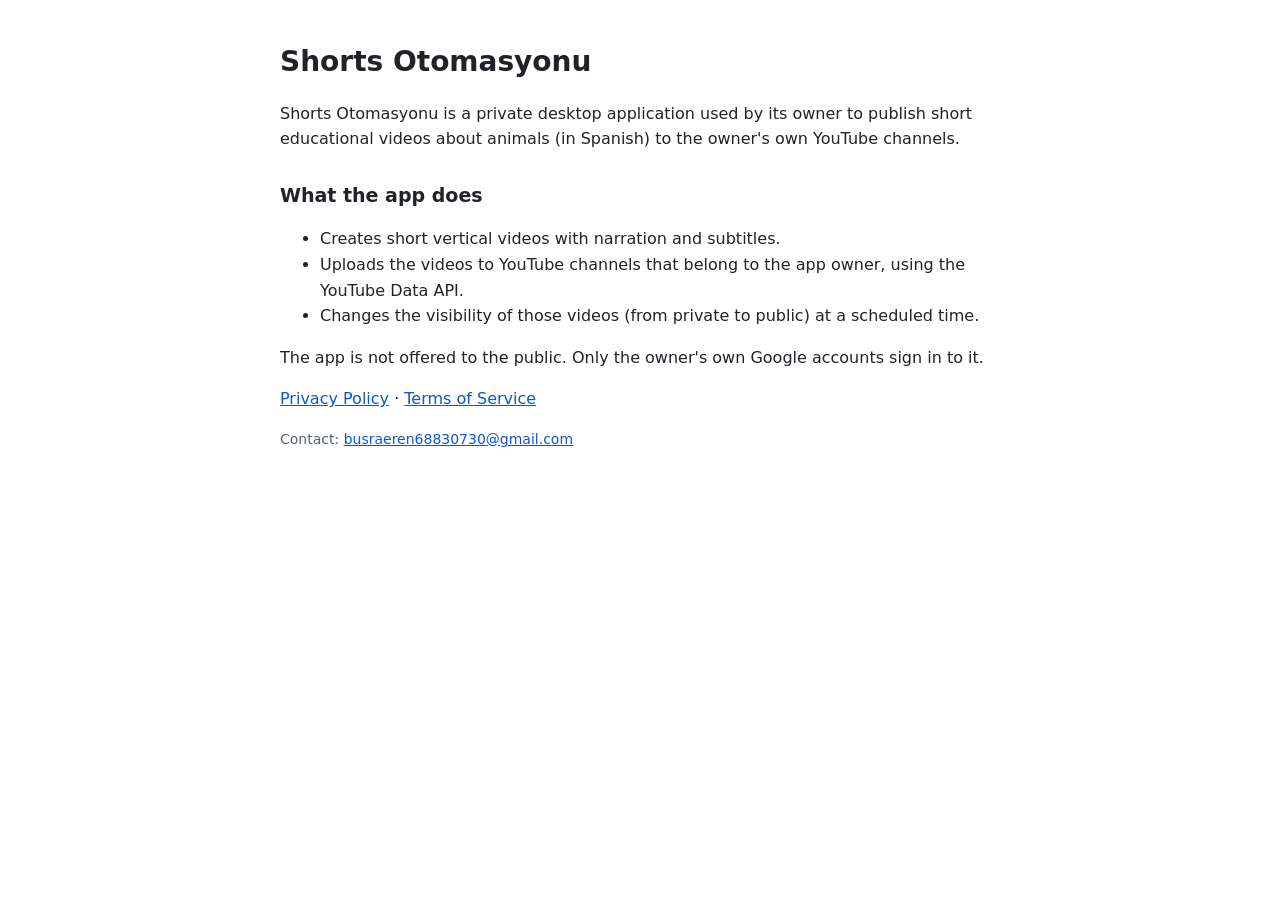
<file: index.html>
<!doctype html>
<html lang="en">
<head>
<meta charset="utf-8">
<meta name="viewport" content="width=device-width, initial-scale=1">
<title>Shorts Otomasyonu</title>
<link rel="stylesheet" href="style.css">
</head>
<body>
<main>
  <h1>Shorts Otomasyonu</h1>
  <p>Shorts Otomasyonu is a private desktop application used by its owner to publish short educational videos about animals (in Spanish) to the owner's own YouTube channels.</p>
  <h2>What the app does</h2>
  <ul>
    <li>Creates short vertical videos with narration and subtitles.</li>
    <li>Uploads the videos to YouTube channels that belong to the app owner, using the YouTube Data API.</li>
    <li>Changes the visibility of those videos (from private to public) at a scheduled time.</li>
  </ul>
  <p>The app is not offered to the public. Only the owner's own Google accounts sign in to it.</p>
  <p>
    <a href="privacy.html">Privacy Policy</a> ·
    <a href="terms.html">Terms of Service</a>
  </p>
  <p class="small">Contact: <a href="mailto:busraeren68830730@gmail.com">busraeren68830730@gmail.com</a></p>
</main>
</body>
</html>
</file>
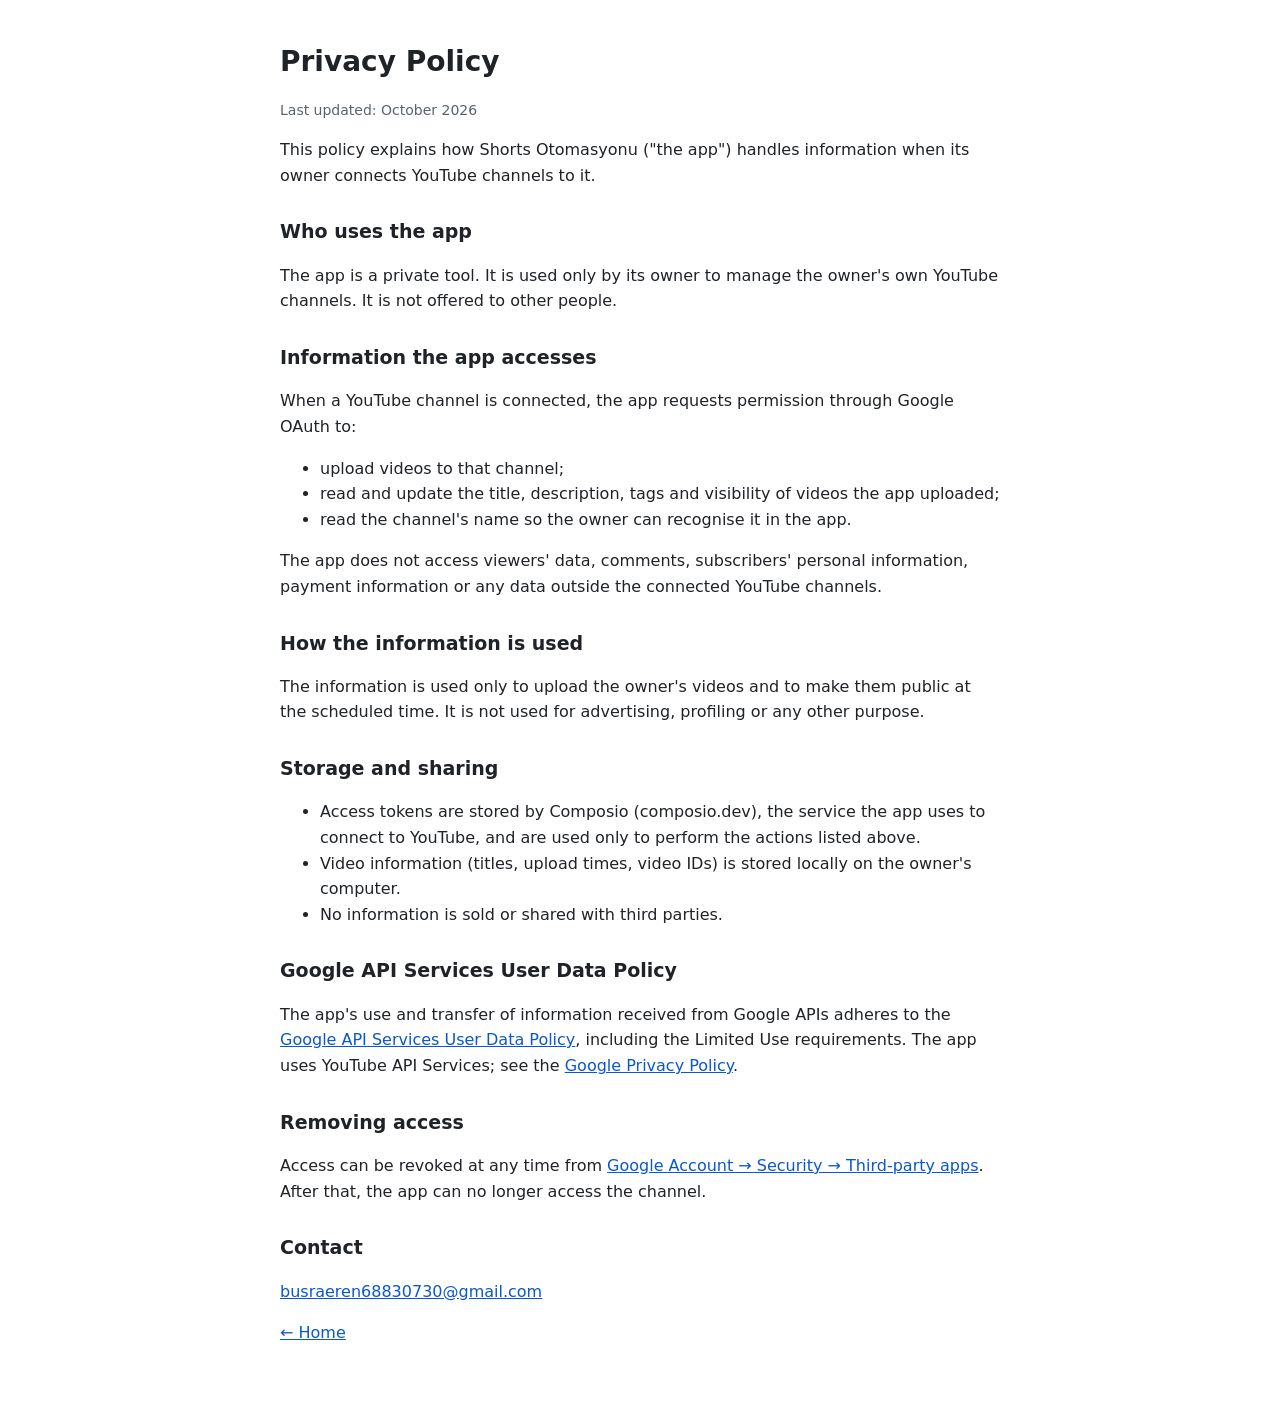
<file: privacy.html>
<!doctype html>
<html lang="en">
<head>
<meta charset="utf-8">
<meta name="viewport" content="width=device-width, initial-scale=1">
<title>Privacy Policy – Shorts Otomasyonu</title>
<link rel="stylesheet" href="style.css">
</head>
<body>
<main>
  <h1>Privacy Policy</h1>
  <p class="small">Last updated: October 2026</p>

  <p>This policy explains how Shorts Otomasyonu ("the app") handles information when its owner connects YouTube channels to it.</p>

  <h2>Who uses the app</h2>
  <p>The app is a private tool. It is used only by its owner to manage the owner's own YouTube channels. It is not offered to other people.</p>

  <h2>Information the app accesses</h2>
  <p>When a YouTube channel is connected, the app requests permission through Google OAuth to:</p>
  <ul>
    <li>upload videos to that channel;</li>
    <li>read and update the title, description, tags and visibility of videos the app uploaded;</li>
    <li>read the channel's name so the owner can recognise it in the app.</li>
  </ul>
  <p>The app does not access viewers' data, comments, subscribers' personal information, payment information or any data outside the connected YouTube channels.</p>

  <h2>How the information is used</h2>
  <p>The information is used only to upload the owner's videos and to make them public at the scheduled time. It is not used for advertising, profiling or any other purpose.</p>

  <h2>Storage and sharing</h2>
  <ul>
    <li>Access tokens are stored by Composio (composio.dev), the service the app uses to connect to YouTube, and are used only to perform the actions listed above.</li>
    <li>Video information (titles, upload times, video IDs) is stored locally on the owner's computer.</li>
    <li>No information is sold or shared with third parties.</li>
  </ul>

  <h2>Google API Services User Data Policy</h2>
  <p>The app's use and transfer of information received from Google APIs adheres to the
    <a href="https://developers.google.com/terms/api-services-user-data-policy">Google API Services User Data Policy</a>,
    including the Limited Use requirements. The app uses YouTube API Services; see the
    <a href="https://policies.google.com/privacy">Google Privacy Policy</a>.</p>

  <h2>Removing access</h2>
  <p>Access can be revoked at any time from
    <a href="https://myaccount.google.com/permissions">Google Account → Security → Third-party apps</a>.
    After that, the app can no longer access the channel.</p>

  <h2>Contact</h2>
  <p><a href="mailto:busraeren68830730@gmail.com">busraeren68830730@gmail.com</a></p>

  <p><a href="index.html">← Home</a></p>
</main>
</body>
</html>
</file>
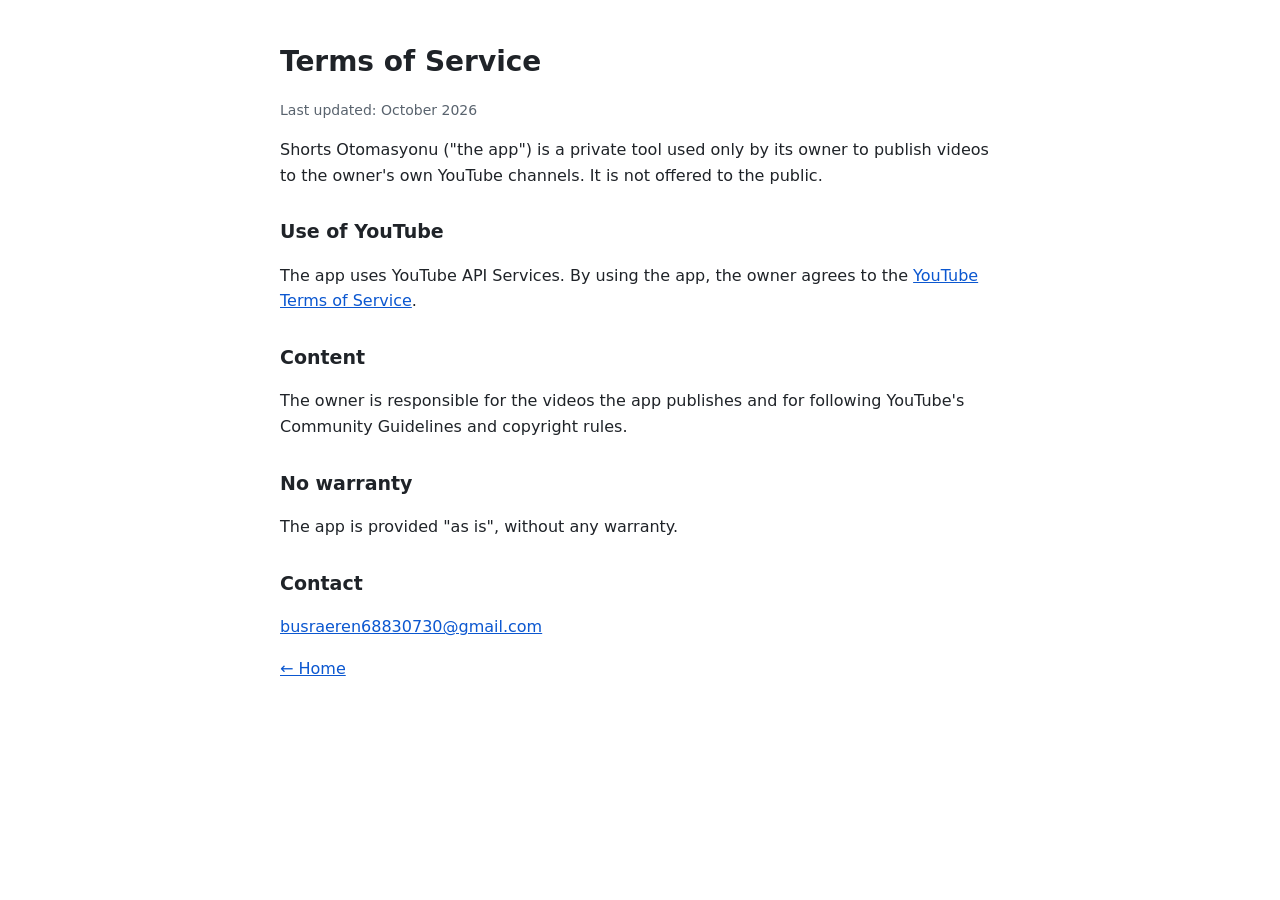
<file: terms.html>
<!doctype html>
<html lang="en">
<head>
<meta charset="utf-8">
<meta name="viewport" content="width=device-width, initial-scale=1">
<title>Terms of Service – Shorts Otomasyonu</title>
<link rel="stylesheet" href="style.css">
</head>
<body>
<main>
  <h1>Terms of Service</h1>
  <p class="small">Last updated: October 2026</p>

  <p>Shorts Otomasyonu ("the app") is a private tool used only by its owner to publish videos to the owner's own YouTube channels. It is not offered to the public.</p>

  <h2>Use of YouTube</h2>
  <p>The app uses YouTube API Services. By using the app, the owner agrees to the
    <a href="https://www.youtube.com/t/terms">YouTube Terms of Service</a>.</p>

  <h2>Content</h2>
  <p>The owner is responsible for the videos the app publishes and for following YouTube's Community Guidelines and copyright rules.</p>

  <h2>No warranty</h2>
  <p>The app is provided "as is", without any warranty.</p>

  <h2>Contact</h2>
  <p><a href="mailto:busraeren68830730@gmail.com">busraeren68830730@gmail.com</a></p>

  <p><a href="index.html">← Home</a></p>
</main>
</body>
</html>
</file>
<file: style.css>
:root { --bg: #ffffff; --fg: #1f2328; --muted: #59636e; --link: #0b57d0; }
@media (prefers-color-scheme: dark) { :root { --bg: #0d1117; --fg: #e6edf3; --muted: #9198a1; --link: #6cb6ff; } }
body { margin: 0; background: var(--bg); color: var(--fg); font: 16px/1.6 system-ui, -apple-system, "Segoe UI", Roboto, sans-serif; }
main { max-width: 720px; margin: 0 auto; padding: 40px 16px 64px; }
h1 { font-size: 28px; margin: 0 0 12px; }
h2 { font-size: 19px; margin: 28px 0 8px; }
a { color: var(--link); }
.small { color: var(--muted); font-size: 14px; }
</file>
